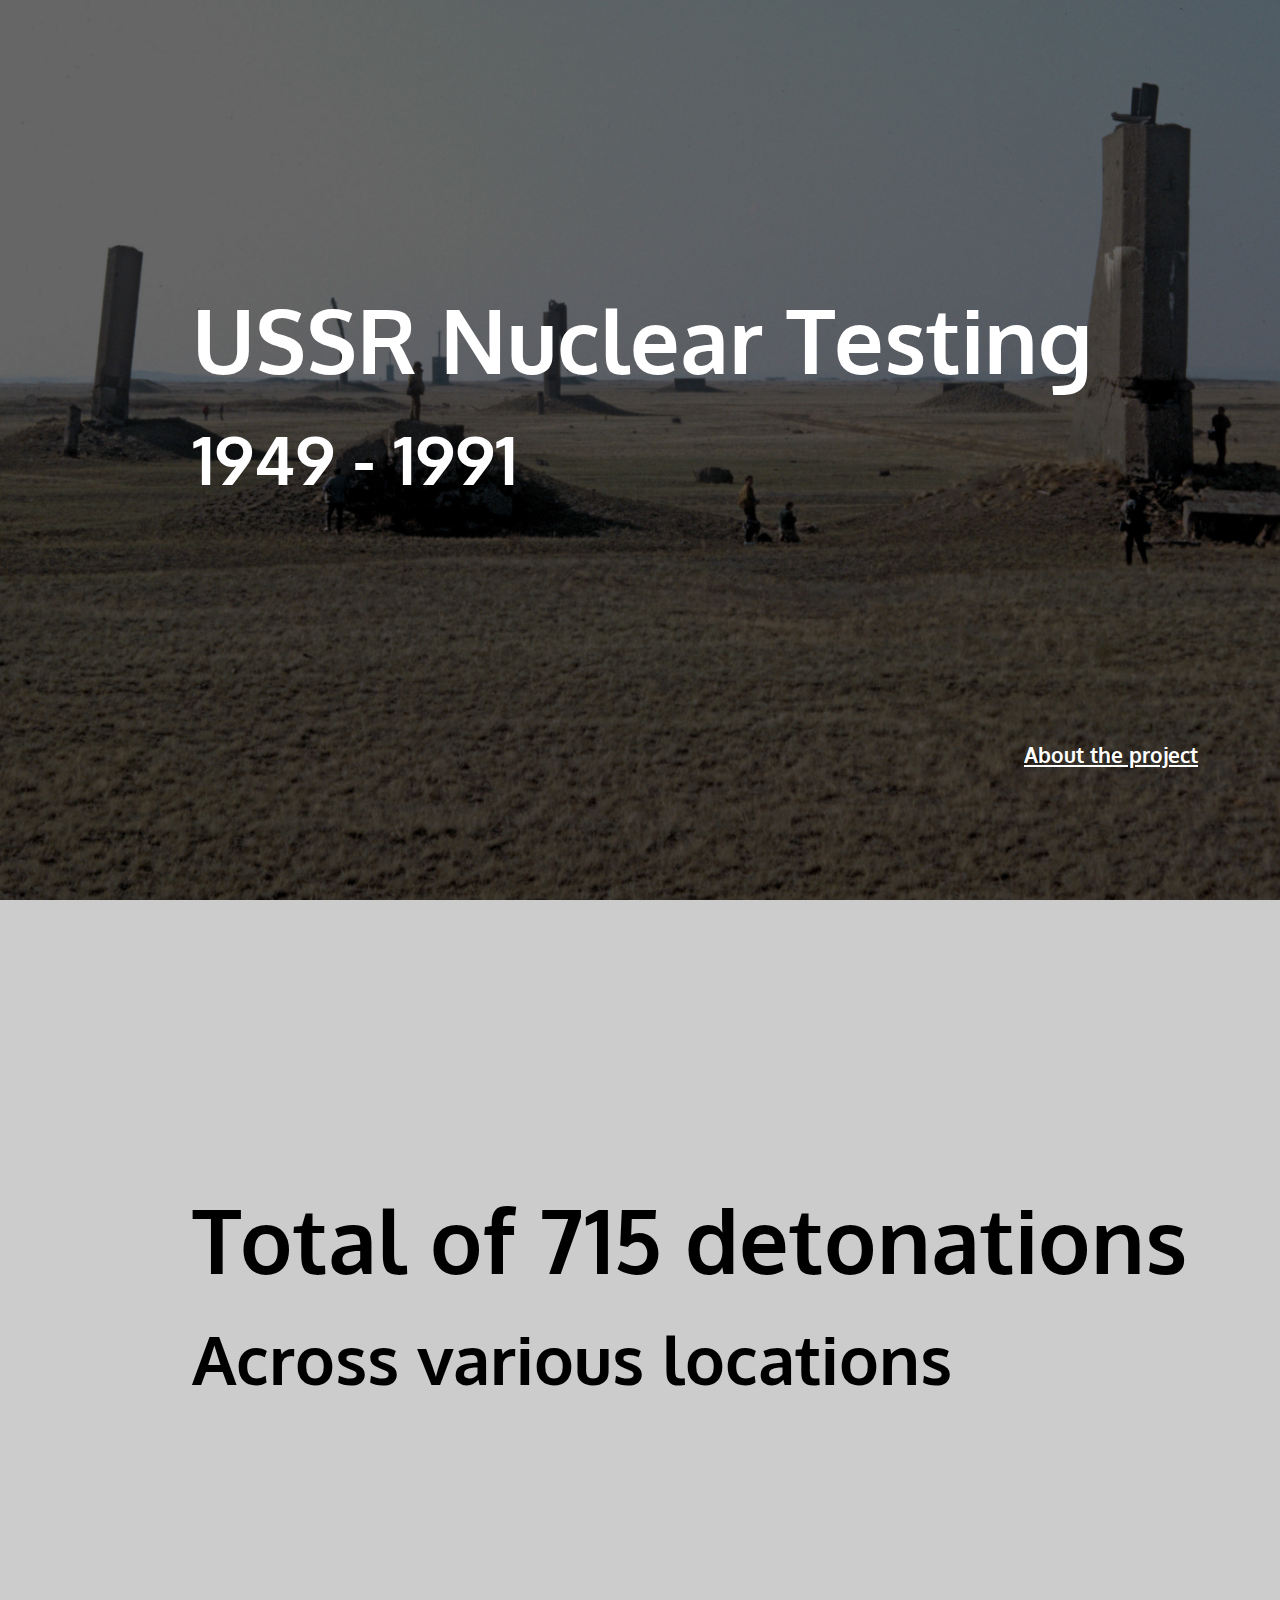
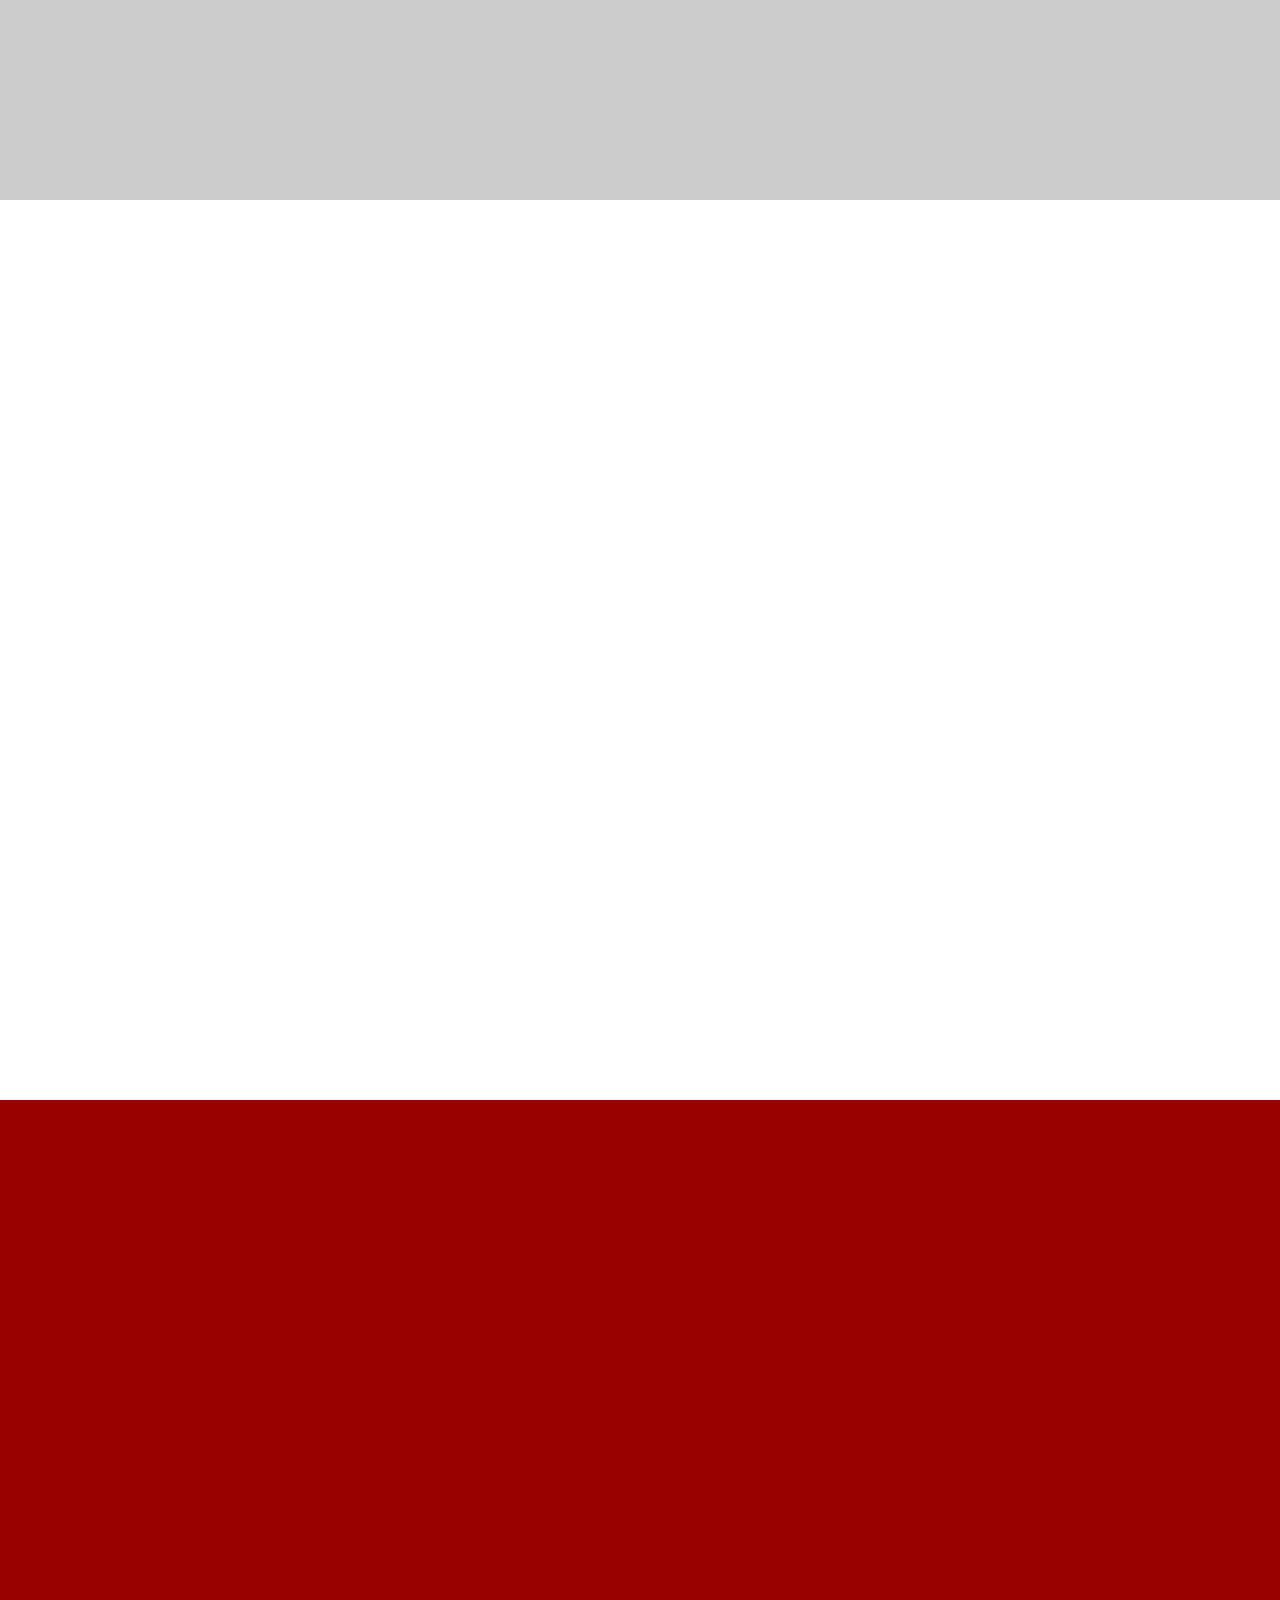
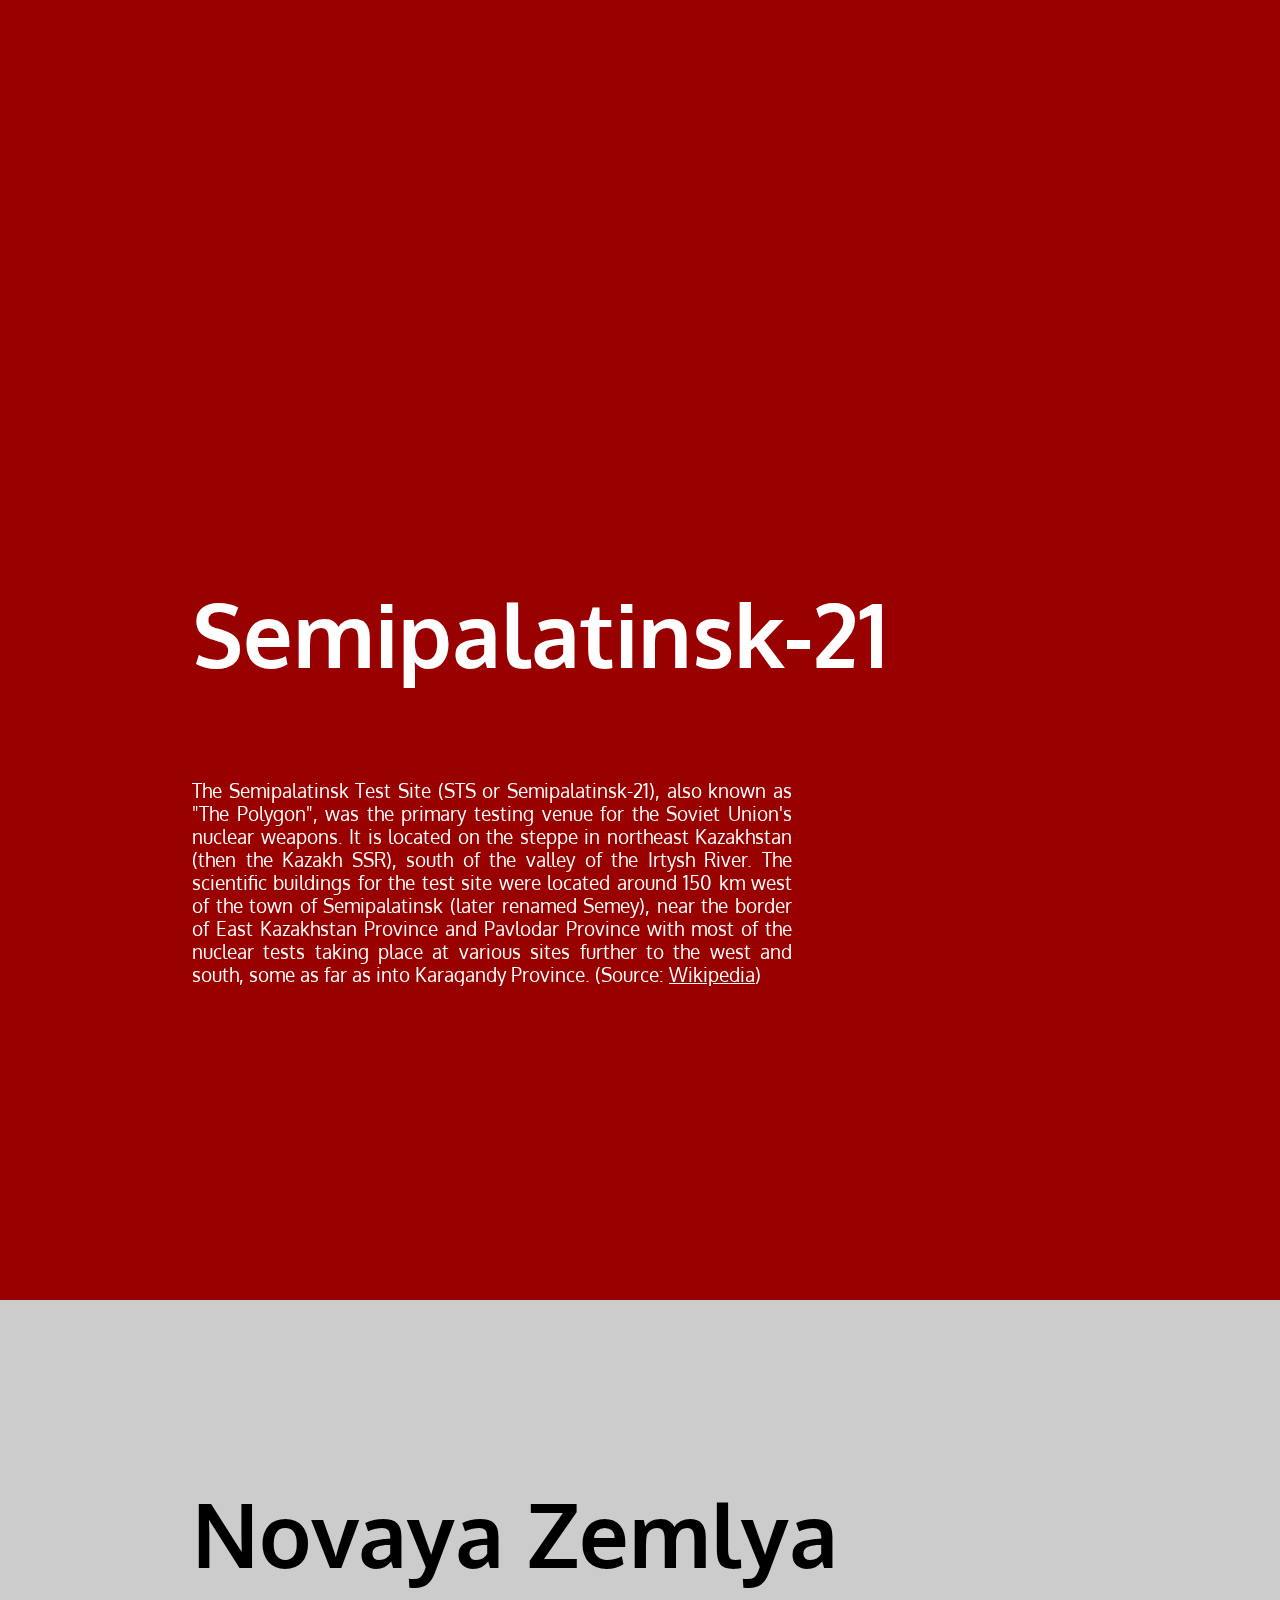
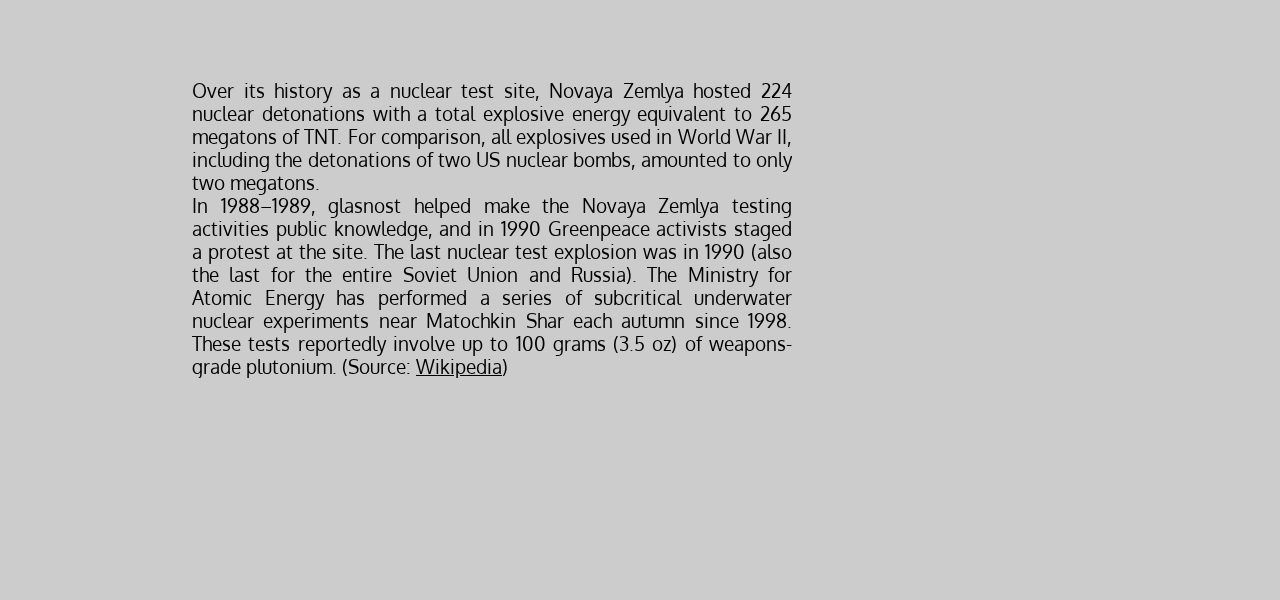
<file: index.html>
<html>
<head>
  <meta http-equiv="Content-Type" content="text/html; charset=UTF-8">
  <link rel="stylesheet" href="https://cdn.leafletjs.com/leaflet/v0.7.7/leaflet.css" />
  <link rel="stylesheet" href="https://libs.cartocdn.com/cartodb.js/v3/3.15/themes/css/cartodb.css" />
  <link href="https://fonts.googleapis.com/css?family=Hind|Oxygen" rel="stylesheet">
  <link rel="stylesheet" type="text/css" href="jquery.fullPage.css" />
  <link rel="stylesheet" type="text/css" href="style.css" />

  <script src="https://ajax.googleapis.com/ajax/libs/jquery/1.11.1/jquery.min.js"></script>
  <script src="vendors/jquery.easings.min.js"></script>
  <script type="text/javascript" src="vendors/scrolloverflow.min.js"></script>
  <script type="text/javascript" src="jquery.fullPage.js"></script>
  <script src="https://libs.cartodb.com/cartodb.js/v3/3.15/cartodb.js"></script>
  <script src="./torque.full.uncompressed.js"></script>
</head>
<body>
<div id="fullpage">
    <div class="section" id="section0">
      <!-- <img src="background.jpg" id="titleimage"> -->
      <h1 style="color:white">USSR Nuclear Testing</h1>
      <h2 style="color:white">1949 - 1991</h2>
      <p style="font-weight: bold; color: white; left: 80%; top: 80%; font-size: 16pt"><a href ="http://nk1469.nyuad.im/USSR_Project2/index.html">About the project</a></p>
    </div>
    <div class="section">
      <h1>Total of 715 detonations</h1>
      <h2>Across various locations</h2>
    </div>
    <div class="section" id="map"></div>
    <div class="section" id='STS'></div>
    <div class="section">
      <h3 style="color:white">Semipalatinsk-21</h3>
      <p style="color:white">The Semipalatinsk Test Site (STS or Semipalatinsk-21), also known as "The Polygon", was the primary testing venue for the Soviet Union's nuclear weapons. It is located on the steppe in northeast Kazakhstan (then the Kazakh SSR), south of the valley of the Irtysh River. The scientific buildings for the test site were located around 150 km west of the town of Semipalatinsk (later renamed Semey), near the border of East Kazakhstan Province and Pavlodar Province with most of the nuclear tests taking place at various sites further to the west and south, some as far as into Karagandy Province. (Source: <a href = "https://en.wikipedia.org/wiki/Semipalatinsk_Test_Site">Wikipedia</a>)</p>
    </div>
    <div class="section">
      <h3 style="color:black">Novaya Zemlya</h3>
      <p style="color:black">Over its history as a nuclear test site, Novaya Zemlya hosted 224 nuclear detonations with a total explosive energy equivalent to 265 megatons of TNT. For comparison, all explosives used in World War II, including the detonations of two US nuclear bombs, amounted to only two megatons.

      <br>In 1988–1989, glasnost helped make the Novaya Zemlya testing activities public knowledge, and in 1990 Greenpeace activists staged a protest at the site. The last nuclear test explosion was in 1990 (also the last for the entire Soviet Union and Russia). The Ministry for Atomic Energy has performed a series of subcritical underwater nuclear experiments near Matochkin Shar each autumn since 1998. These tests reportedly involve up to 100 grams (3.5 oz) of weapons-grade plutonium. (Source: <a href = "https://en.wikipedia.org/wiki/Novaya_Zemlya">Wikipedia</a>)</br></p>
    </div>
</div>
      <script language="javascript" type="text/javascript" src="./scripts.js"></script>
    </body>
  


<body>
</file>
<file: style.css>
html, body, #map {
  height: 100%;
  padding: 0;
  margin: 0;
}

#map {
	z-index: 1000;
	width: 100%;
}

h1, h2 {
	font-family: 'Oxygen', sans-serif;;
	-webkit-font-smoothing: antialiased;
}

h3, h4, h5, h6, p {
	font-family: 'Oxygen', sans-serif;;
	-webkit-font-smoothing: antialiased;
}

#section0{
	background-image: url(background.jpg);
	background-size: cover;
	background-position: relative;
	padding: 0 0 0 0;
}

img {
	position: relative;
	height: auto;
	width: 100%;
	z-index: 100;
}

h1 {
	position: absolute;
	top: 25%;
	left: 15%;
	width: 100%;
	z-index: 200;
	font-size: 5.5em;
	overflow: auto;
}

h2 {
	position: absolute;
	top: 40%;
	left: 15%;
	width: 100%;
	z-index: 200;
	font-size: 4.2em;
	overflow: auto;
}

h3 {
	position: absolute;
	top: 10%;
	left: 15%;
	width: 100%;
	z-index: 200;
	font-size: 5.5em;
	overflow: auto;
}

p {
	position: absolute;
	text-align: justify;
	overflow-wrap: auto;
	top: 40%;
	left: 15%;
	right: 15%;
	width: 600px;
	z-index: 200;
	font-size: 14pt;
	overflow: auto;
}

a {
	color: inherit;
}

div.cartodb-timeslider p {
	position: inherit;
}
</file>
